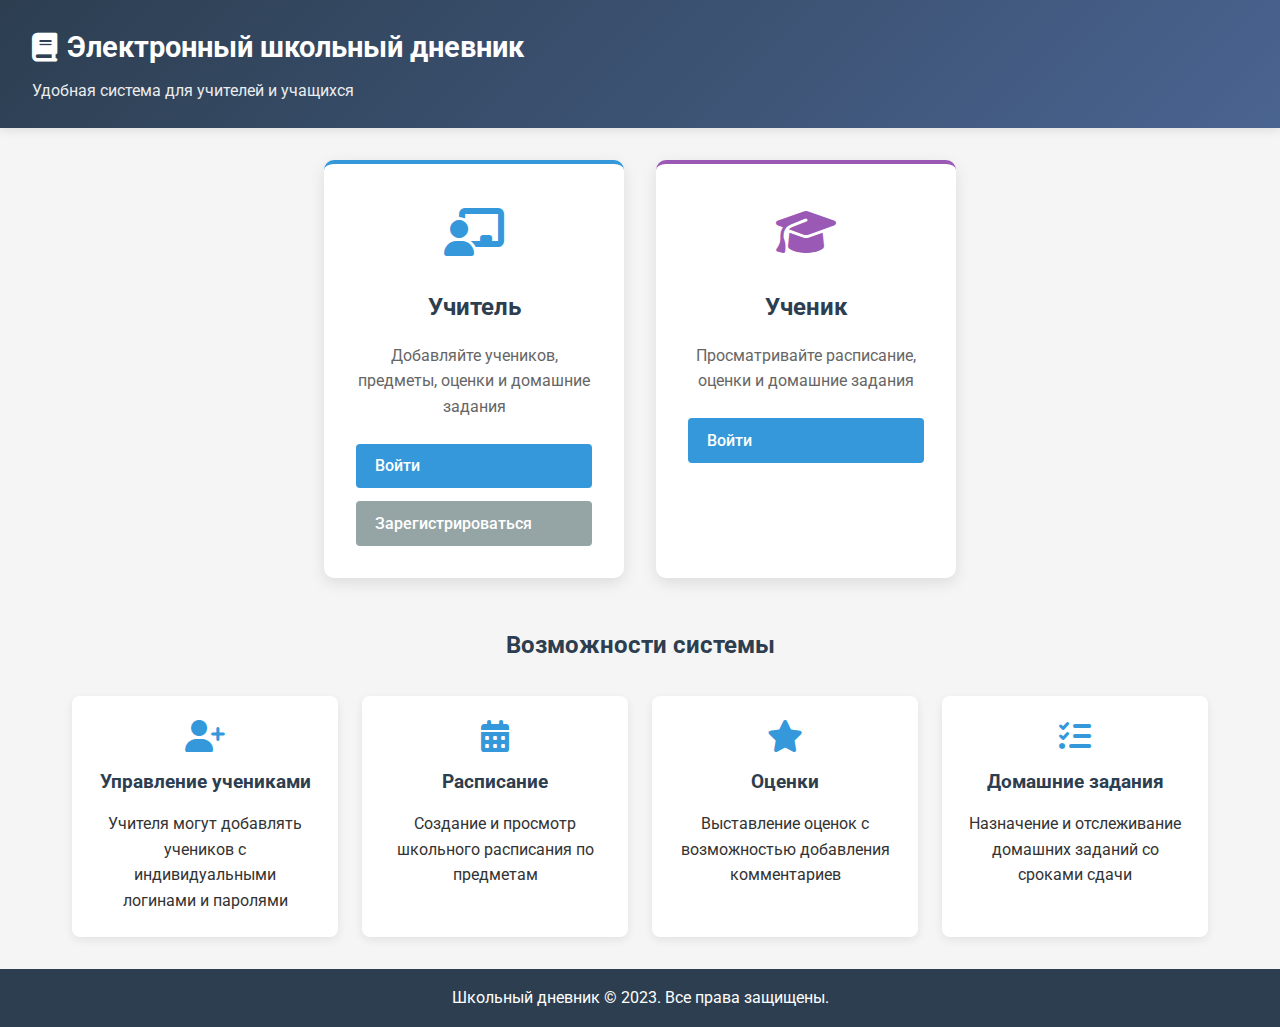
<file: index.html>
<!DOCTYPE html>
<html lang="ru">
<head>
    <meta charset="UTF-8">
    <meta name="viewport" content="width=device-width, initial-scale=1.0">
    <title>Школьный дневник</title>
    <link rel="stylesheet" href="style.css">
    <link rel="stylesheet" href="https://cdnjs.cloudflare.com/ajax/libs/font-awesome/6.4.0/css/all.min.css">
    <link href="https://fonts.googleapis.com/css2?family=Roboto:wght@300;400;500;700&display=swap" rel="stylesheet">
</head>
<body>
    <div class="container">
        <header class="header">
            <h1><i class="fas fa-book"></i> Электронный школьный дневник</h1>
            <p>Удобная система для учителей и учащихся</p>
        </header>
        
        <main class="main-content">
            <div class="role-selection">
                <div class="role-card teacher-role">
                    <div class="role-icon">
                        <i class="fas fa-chalkboard-teacher"></i>
                    </div>
                    <h2>Учитель</h2>
                    <p>Добавляйте учеников, предметы, оценки и домашние задания</p>
                    <div class="role-actions">
                        <a href="login.html?role=teacher" class="btn btn-primary">Войти</a>
                        <a href="register.html?role=teacher" class="btn btn-secondary">Зарегистрироваться</a>
                    </div>
                </div>
                
                <div class="role-card student-role">
                    <div class="role-icon">
                        <i class="fas fa-graduation-cap"></i>
                    </div>
                    <h2>Ученик</h2>
                    <p>Просматривайте расписание, оценки и домашние задания</p>
                    <div class="role-actions">
                        <a href="login.html?role=student" class="btn btn-primary">Войти</a>
                    </div>
                </div>
            </div>
            
            <div class="features">
                <h2>Возможности системы</h2>
                <div class="feature-list">
                    <div class="feature">
                        <i class="fas fa-user-plus"></i>
                        <h3>Управление учениками</h3>
                        <p>Учителя могут добавлять учеников с индивидуальными логинами и паролями</p>
                    </div>
                    <div class="feature">
                        <i class="fas fa-calendar-alt"></i>
                        <h3>Расписание</h3>
                        <p>Создание и просмотр школьного расписания по предметам</p>
                    </div>
                    <div class="feature">
                        <i class="fas fa-star"></i>
                        <h3>Оценки</h3>
                        <p>Выставление оценок с возможностью добавления комментариев</p>
                    </div>
                    <div class="feature">
                        <i class="fas fa-tasks"></i>
                        <h3>Домашние задания</h3>
                        <p>Назначение и отслеживание домашних заданий со сроками сдачи</p>
                    </div>
                </div>
            </div>
        </main>
        
        <footer class="footer">
            <p>Школьный дневник &copy; 2023. Все права защищены.</p>
        </footer>
    </div>
    
    <script src="script.js"></script>
</body>
</html>
</file>
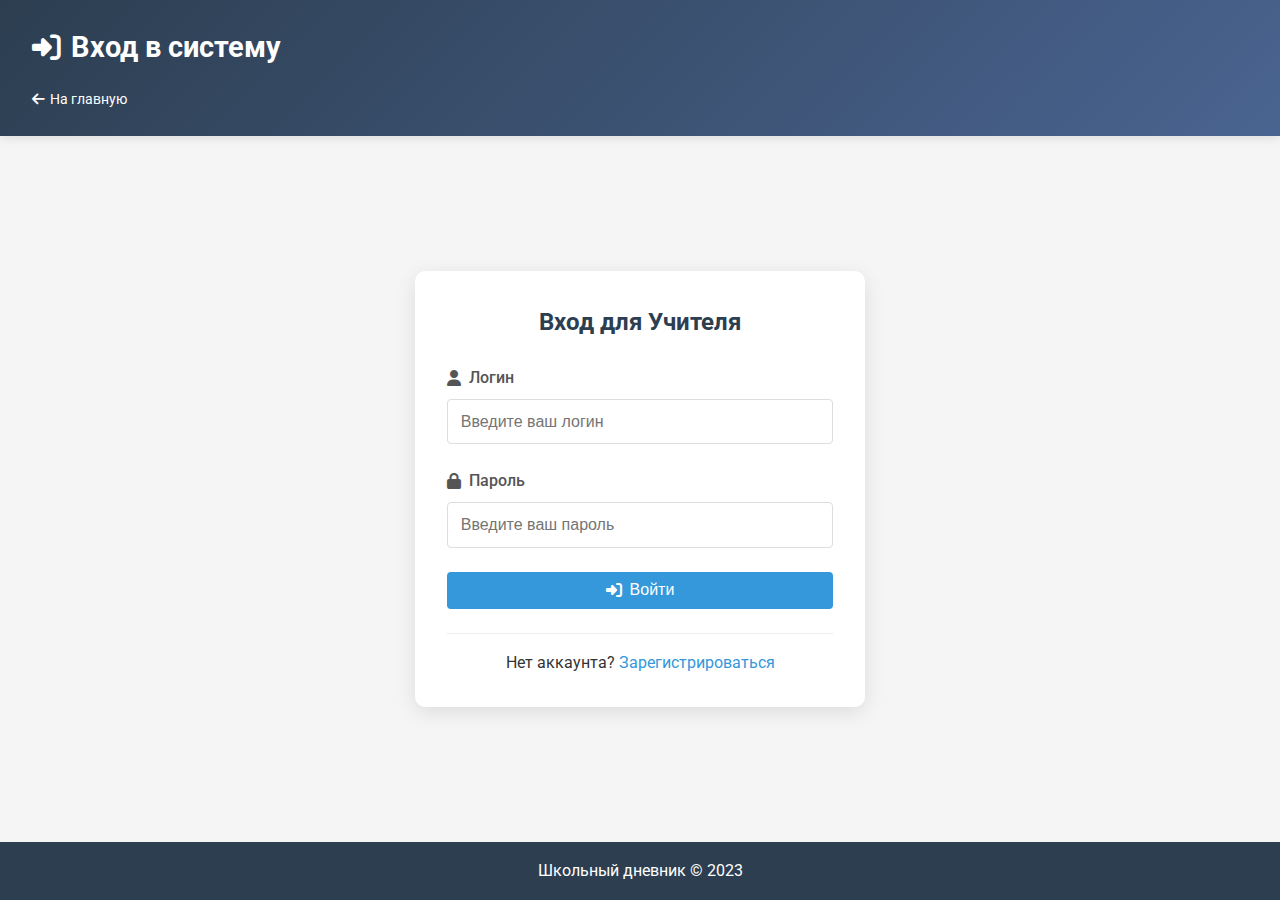
<file: login.html>
<!DOCTYPE html>
<html lang="ru">
<head>
    <meta charset="UTF-8">
    <meta name="viewport" content="width=device-width, initial-scale=1.0">
    <title>Вход в дневник</title>
    <link rel="stylesheet" href="style.css">
    <link rel="stylesheet" href="https://cdnjs.cloudflare.com/ajax/libs/font-awesome/6.4.0/css/all.min.css">
    <link href="https://fonts.googleapis.com/css2?family=Roboto:wght@300;400;500;700&display=swap" rel="stylesheet">
</head>
<body>
    <div class="container">
        <header class="header">
            <h1><i class="fas fa-sign-in-alt"></i> Вход в систему</h1>
            <a href="index.html" class="back-link"><i class="fas fa-arrow-left"></i> На главную</a>
        </header>
        
        <main class="main-content login-container">
            <div class="login-form">
                <h2 id="login-title">Вход для <span id="role-name">Учителя</span></h2>
                
                <form id="loginForm">
                    <div class="form-group">
                        <label for="loginUsername"><i class="fas fa-user"></i> Логин</label>
                        <input type="text" id="loginUsername" required placeholder="Введите ваш логин">
                    </div>
                    
                    <div class="form-group">
                        <label for="loginPassword"><i class="fas fa-lock"></i> Пароль</label>
                        <input type="password" id="loginPassword" required placeholder="Введите ваш пароль">
                    </div>
                    
                    <div class="form-group">
                        <button type="submit" class="btn btn-primary btn-block">
                            <i class="fas fa-sign-in-alt"></i> Войти
                        </button>
                    </div>
                    
                    <div class="form-footer">
                        <p id="register-link-text">Нет аккаунта? <a href="register.html" id="register-link">Зарегистрироваться</a></p>
                        <p id="student-login-notice" class="hidden">Ученики не регистрируются самостоятельно. Логин и пароль выдает учитель.</p>
                    </div>
                </form>
                
                <div class="login-message hidden" id="loginMessage"></div>
            </div>
        </main>
        
        <footer class="footer">
            <p>Школьный дневник &copy; 2023</p>
        </footer>
    </div>
    
    <script src="script.js"></script>
</body>
</html>
</file>
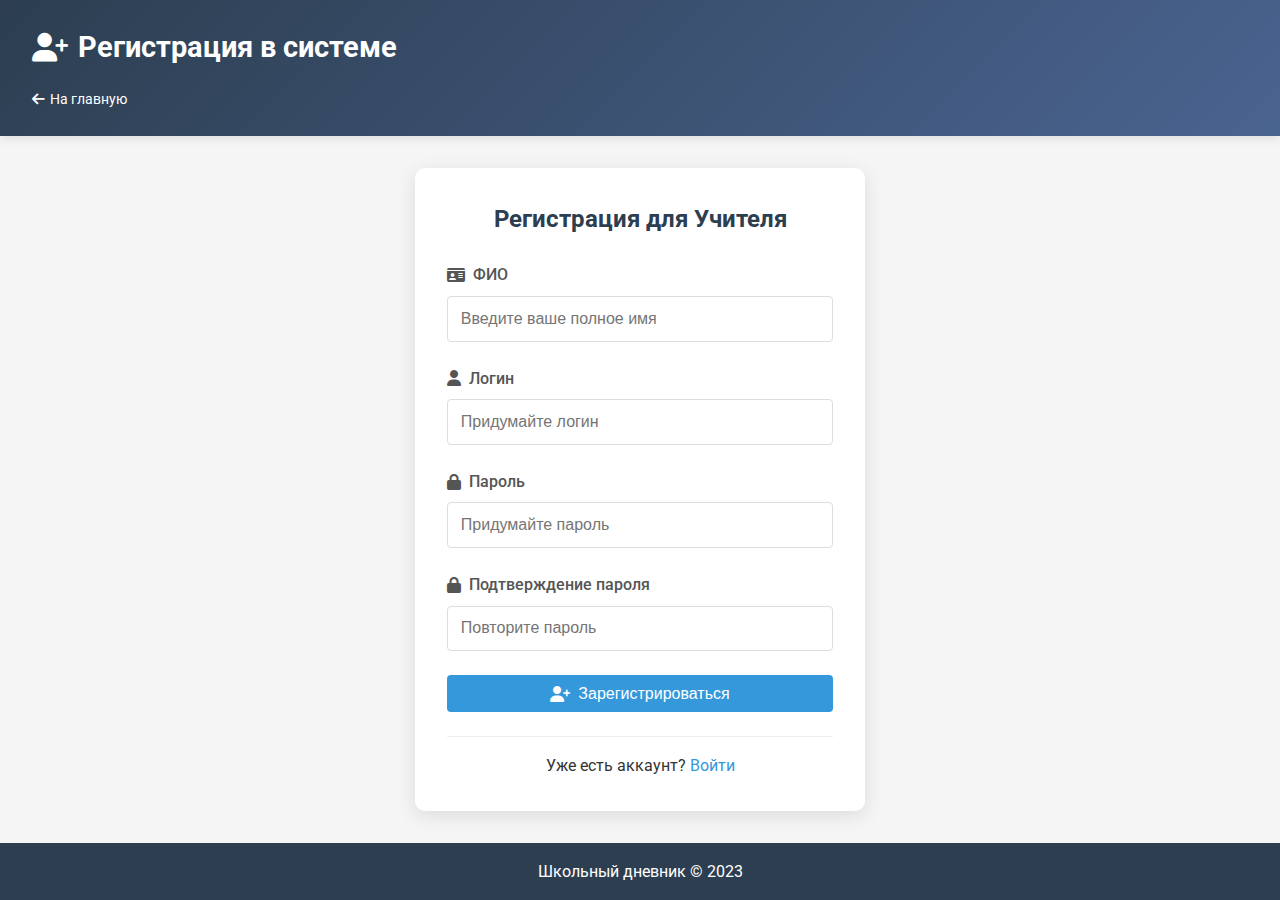
<file: register.html>
<!DOCTYPE html>
<html lang="ru">
<head>
    <meta charset="UTF-8">
    <meta name="viewport" content="width=device-width, initial-scale=1.0">
    <title>Регистрация в дневнике</title>
    <link rel="stylesheet" href="style.css">
    <link rel="stylesheet" href="https://cdnjs.cloudflare.com/ajax/libs/font-awesome/6.4.0/css/all.min.css">
    <link href="https://fonts.googleapis.com/css2?family=Roboto:wght@300;400;500;700&display=swap" rel="stylesheet">
</head>
<body>
    <div class="container">
        <header class="header">
            <h1><i class="fas fa-user-plus"></i> Регистрация в системе</h1>
            <a href="index.html" class="back-link"><i class="fas fa-arrow-left"></i> На главную</a>
        </header>
        
        <main class="main-content login-container">
            <div class="login-form">
                <h2 id="register-title">Регистрация для <span id="role-name">Учителя</span></h2>
                
                <form id="registerForm">
                    <div class="form-group">
                        <label for="registerFullName"><i class="fas fa-id-card"></i> ФИО</label>
                        <input type="text" id="registerFullName" required placeholder="Введите ваше полное имя">
                    </div>
                    
                    <div class="form-group">
                        <label for="registerUsername"><i class="fas fa-user"></i> Логин</label>
                        <input type="text" id="registerUsername" required placeholder="Придумайте логин">
                    </div>
                    
                    <div class="form-group">
                        <label for="registerPassword"><i class="fas fa-lock"></i> Пароль</label>
                        <input type="password" id="registerPassword" required placeholder="Придумайте пароль">
                    </div>
                    
                    <div class="form-group">
                        <label for="confirmPassword"><i class="fas fa-lock"></i> Подтверждение пароля</label>
                        <input type="password" id="confirmPassword" required placeholder="Повторите пароль">
                    </div>
                    
                    <div class="form-group">
                        <button type="submit" class="btn btn-primary btn-block">
                            <i class="fas fa-user-plus"></i> Зарегистрироваться
                        </button>
                    </div>
                    
                    <div class="form-footer">
                        <p>Уже есть аккаунт? <a href="login.html">Войти</a></p>
                    </div>
                </form>
                
                <div class="login-message hidden" id="registerMessage"></div>
            </div>
        </main>
        
        <footer class="footer">
            <p>Школьный дневник &copy; 2023</p>
        </footer>
    </div>
    
    <script src="script.js"></script>
</body>
</html>
</file>
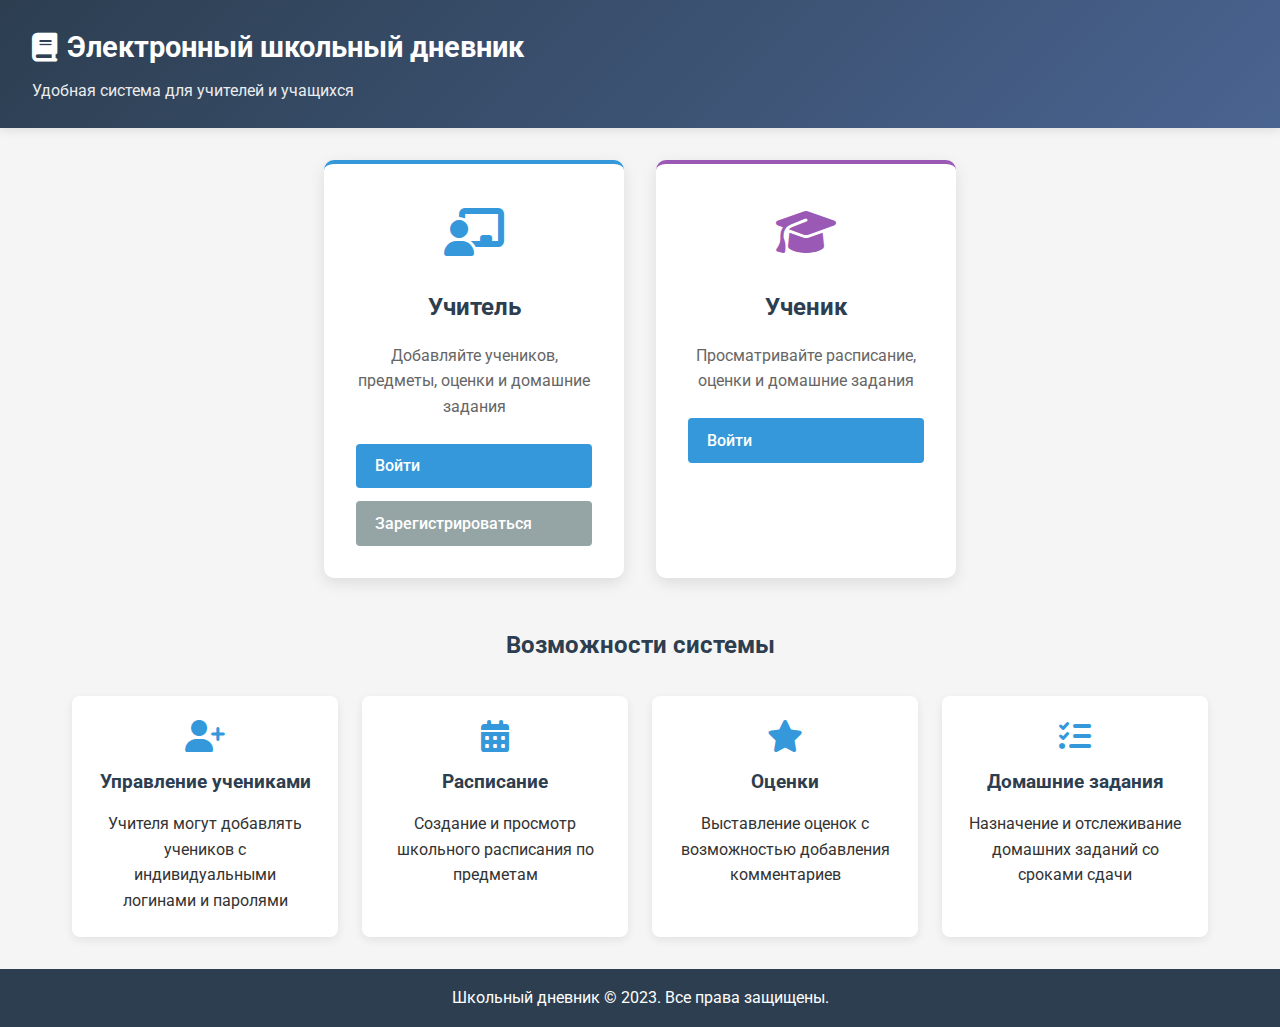
<file: teacher.html>
<!DOCTYPE html>
<html lang="ru">
<head>
    <meta charset="UTF-8">
    <meta name="viewport" content="width=device-width, initial-scale=1.0">
    <title>Личный кабинет учителя</title>
    <link rel="stylesheet" href="style.css">
    <link rel="stylesheet" href="https://cdnjs.cloudflare.com/ajax/libs/font-awesome/6.4.0/css/all.min.css">
    <link href="https://fonts.googleapis.com/css2?family=Roboto:wght@300;400;500;700&display=swap" rel="stylesheet">
</head>
<body>
    <div class="container teacher-container">
        <header class="header teacher-header">
            <div class="header-info">
                <h1><i class="fas fa-chalkboard-teacher"></i> Личный кабинет учителя</h1>
                <p id="teacherName">Добро пожаловать!</p>
            </div>
            <div class="header-actions">
                <button id="logoutBtn" class="btn btn-secondary">
                    <i class="fas fa-sign-out-alt"></i> Выйти
                </button>
            </div>
        </header>
        
        <div class="teacher-content">
            <aside class="sidebar">
                <nav class="nav-menu">
                    <ul>
                        <li><a href="#" class="nav-link active" data-section="students"><i class="fas fa-users"></i> Ученики</a></li>
                        <li><a href="#" class="nav-link" data-section="schedule"><i class="fas fa-calendar-alt"></i> Расписание</a></li>
                        <li><a href="#" class="nav-link" data-section="grades"><i class="fas fa-star"></i> Оценки</a></li>
                        <li><a href="#" class="nav-link" data-section="homework"><i class="fas fa-tasks"></i> Домашнее задание</a></li>
                        <li><a href="#" class="nav-link" data-section="subjects"><i class="fas fa-book"></i> Предметы</a></li>
                    </ul>
                </nav>
            </aside>
            
            <main class="main-content">
                <!-- Секция учеников -->
                <section id="students-section" class="content-section active">
                    <div class="section-header">
                        <h2><i class="fas fa-users"></i> Управление учениками</h2>
                        <button id="addStudentBtn" class="btn btn-primary">
                            <i class="fas fa-user-plus"></i> Добавить ученика
                        </button>
                    </div>
                    
                    <div class="section-content">
                        <div class="table-container">
                            <table class="data-table">
                                <thead>
                                    <tr>
                                        <th>ID</th>
                                        <th>ФИО</th>
                                        <th>Логин</th>
                                        <th>Пароль</th>
                                        <th>Класс</th>
                                        <th>Действия</th>
                                    </tr>
                                </thead>
                                <tbody id="studentsTableBody">
                                    <!-- Список учеников будет загружен здесь -->
                                </tbody>
                            </table>
                        </div>
                    </div>
                </section>
                
                <!-- Секция расписания -->
                <section id="schedule-section" class="content-section">
                    <div class="section-header">
                        <h2><i class="fas fa-calendar-alt"></i> Расписание занятий</h2>
                        <button id="addScheduleBtn" class="btn btn-primary">
                            <i class="fas fa-plus"></i> Добавить занятие
                        </button>
                    </div>
                    
                    <div class="section-content">
                        <div class="week-navigation">
                            <button id="prevWeekBtn" class="btn btn-secondary"><i class="fas fa-chevron-left"></i></button>
                            <h3 id="currentWeek">Неделя 1 (Понедельник - Пятница)</h3>
                            <button id="nextWeekBtn" class="btn btn-secondary"><i class="fas fa-chevron-right"></i></button>
                        </div>
                        
                        <div class="schedule-container">
                            <table class="schedule-table">
                                <thead>
                                    <tr>
                                        <th>Время</th>
                                        <th>Понедельник</th>
                                        <th>Вторник</th>
                                        <th>Среда</th>
                                        <th>Четверг</th>
                                        <th>Пятница</th>
                                    </tr>
                                </thead>
                                <tbody id="scheduleTableBody">
                                    <!-- Расписание будет загружено здесь -->
                                </tbody>
                            </table>
                        </div>
                    </div>
                </section>
                
                <!-- Секция оценок -->
                <section id="grades-section" class="content-section">
                    <div class="section-header">
                        <h2><i class="fas fa-star"></i> Выставление оценок</h2>
                        <button id="addGradeBtn" class="btn btn-primary">
                            <i class="fas fa-plus"></i> Добавить оценку
                        </button>
                    </div>
                    
                    <div class="section-content">
                        <div class="filters">
                            <div class="filter-group">
                                <label for="studentFilter">Ученик:</label>
                                <select id="studentFilter">
                                    <option value="all">Все ученики</option>
                                </select>
                            </div>
                            <div class="filter-group">
                                <label for="subjectFilter">Предмет:</label>
                                <select id="subjectFilter">
                                    <option value="all">Все предметы</option>
                                </select>
                            </div>
                        </div>
                        
                        <div class="table-container">
                            <table class="data-table">
                                <thead>
                                    <tr>
                                        <th>Дата</th>
                                        <th>Ученик</th>
                                        <th>Предмет</th>
                                        <th>Оценка</th>
                                        <th>Комментарий</th>
                                        <th>Действия</th>
                                    </tr>
                                </thead>
                                <tbody id="gradesTableBody">
                                    <!-- Оценки будут загружены здесь -->
                                </tbody>
                            </table>
                        </div>
                    </div>
                </section>
                
                <!-- Секция домашних заданий -->
                <section id="homework-section" class="content-section">
                    <div class="section-header">
                        <h2><i class="fas fa-tasks"></i> Домашние задания</h2>
                        <button id="addHomeworkBtn" class="btn btn-primary">
                            <i class="fas fa-plus"></i> Добавить задание
                        </button>
                    </div>
                    
                    <div class="section-content">
                        <div class="table-container">
                            <table class="data-table">
                                <thead>
                                    <tr>
                                        <th>Предмет</th>
                                        <th>Задание</th>
                                        <th>Дата выдачи</th>
                                        <th>Срок сдачи</th>
                                        <th>Класс</th>
                                        <th>Статус</th>
                                        <th>Действия</th>
                                    </tr>
                                </thead>
                                <tbody id="homeworkTableBody">
                                    <!-- Домашние задания будут загружены здесь -->
                                </tbody>
                            </table>
                        </div>
                    </div>
                </section>
                
                <!-- Секция предметов -->
                <section id="subjects-section" class="content-section">
                    <div class="section-header">
                        <h2><i class="fas fa-book"></i> Предметы</h2>
                        <button id="addSubjectBtn" class="btn btn-primary">
                            <i class="fas fa-plus"></i> Добавить предмет
                        </button>
                    </div>
                    
                    <div class="section-content">
                        <div class="subjects-grid" id="subjectsGrid">
                            <!-- Предметы будут загружены здесь -->
                        </div>
                    </div>
                </section>
            </main>
        </div>
    </div>
    
    <!-- Модальные окна -->
    <div id="modalOverlay" class="modal-overlay hidden">
        <div class="modal">
            <div class="modal-header">
                <h3 id="modalTitle">Модальное окно</h3>
                <button id="closeModalBtn" class="close-btn">&times;</button>
            </div>
            <div class="modal-body" id="modalBody">
                <!-- Контент модального окна будет загружен здесь -->
            </div>
        </div>
    </div>
    
    <script src="script.js"></script>
    <script src="teacher.js"></script>
</body>
</html>
</file>
<file: style.css>
/* Основные стили */
* {
    margin: 0;
    padding: 0;
    box-sizing: border-box;
}

body {
    font-family: 'Roboto', sans-serif;
    line-height: 1.6;
    color: #333;
    background-color: #f5f5f5;
}

.container {
    min-height: 100vh;
    display: flex;
    flex-direction: column;
}

.hidden {
    display: none !important;
}

/* Общие стили */
.header {
    background: linear-gradient(135deg, #2c3e50, #4a6491);
    color: white;
    padding: 1.5rem 2rem;
    box-shadow: 0 2px 10px rgba(0, 0, 0, 0.1);
}

.header h1 {
    font-size: 1.8rem;
    margin-bottom: 0.5rem;
    display: flex;
    align-items: center;
    gap: 10px;
}

.header p {
    opacity: 0.9;
    font-size: 1rem;
}

.back-link {
    color: white;
    text-decoration: none;
    display: inline-flex;
    align-items: center;
    gap: 5px;
    margin-top: 10px;
    font-size: 0.9rem;
}

.back-link:hover {
    text-decoration: underline;
}

.main-content {
    flex: 1;
    padding: 2rem;
    max-width: 1200px;
    margin: 0 auto;
    width: 100%;
}

.footer {
    background-color: #2c3e50;
    color: white;
    text-align: center;
    padding: 1rem;
    margin-top: auto;
}

/* Кнопки */
.btn {
    padding: 0.6rem 1.2rem;
    border: none;
    border-radius: 4px;
    cursor: pointer;
    font-size: 1rem;
    font-weight: 500;
    display: inline-flex;
    align-items: center;
    gap: 8px;
    transition: all 0.3s ease;
    text-decoration: none;
}

.btn-primary {
    background-color: #3498db;
    color: white;
}

.btn-primary:hover {
    background-color: #2980b9;
}

.btn-secondary {
    background-color: #95a5a6;
    color: white;
}

.btn-secondary:hover {
    background-color: #7f8c8d;
}

.btn-success {
    background-color: #27ae60;
    color: white;
}

.btn-success:hover {
    background-color: #219653;
}

.btn-danger {
    background-color: #e74c3c;
    color: white;
}

.btn-danger:hover {
    background-color: #c0392b;
}

.btn-block {
    width: 100%;
    justify-content: center;
}

/* Страница выбора роли */
.role-selection {
    display: flex;
    justify-content: center;
    gap: 2rem;
    margin-bottom: 3rem;
    flex-wrap: wrap;
}

.role-card {
    background-color: white;
    border-radius: 10px;
    padding: 2rem;
    width: 300px;
    box-shadow: 0 5px 15px rgba(0, 0, 0, 0.1);
    text-align: center;
    transition: transform 0.3s ease;
}

.role-card:hover {
    transform: translateY(-5px);
}

.teacher-role {
    border-top: 4px solid #3498db;
}

.student-role {
    border-top: 4px solid #9b59b6;
}

.role-icon {
    font-size: 3rem;
    margin-bottom: 1rem;
}

.teacher-role .role-icon {
    color: #3498db;
}

.student-role .role-icon {
    color: #9b59b6;
}

.role-card h2 {
    margin-bottom: 1rem;
    color: #2c3e50;
}

.role-card p {
    margin-bottom: 1.5rem;
    color: #666;
}

.role-actions {
    display: flex;
    flex-direction: column;
    gap: 0.8rem;
}

/* Особенности системы */
.features {
    margin-top: 2rem;
}

.features h2 {
    text-align: center;
    margin-bottom: 2rem;
    color: #2c3e50;
}

.feature-list {
    display: grid;
    grid-template-columns: repeat(auto-fill, minmax(250px, 1fr));
    gap: 1.5rem;
}

.feature {
    background-color: white;
    padding: 1.5rem;
    border-radius: 8px;
    box-shadow: 0 3px 10px rgba(0, 0, 0, 0.08);
    text-align: center;
}

.feature i {
    font-size: 2rem;
    color: #3498db;
    margin-bottom: 1rem;
}

.feature h3 {
    margin-bottom: 0.8rem;
    color: #2c3e50;
}

/* Формы входа/регистрации */
.login-container {
    display: flex;
    justify-content: center;
    align-items: center;
    min-height: 60vh;
}

.login-form {
    background-color: white;
    padding: 2rem;
    border-radius: 10px;
    box-shadow: 0 5px 20px rgba(0, 0, 0, 0.1);
    width: 100%;
    max-width: 450px;
}

.login-form h2 {
    text-align: center;
    margin-bottom: 1.5rem;
    color: #2c3e50;
}

.form-group {
    margin-bottom: 1.5rem;
}

.form-group label {
    display: block;
    margin-bottom: 0.5rem;
    font-weight: 500;
    color: #555;
    display: flex;
    align-items: center;
    gap: 8px;
}

.form-group input, .form-group select {
    width: 100%;
    padding: 0.8rem;
    border: 1px solid #ddd;
    border-radius: 4px;
    font-size: 1rem;
    transition: border-color 0.3s;
}

.form-group input:focus, .form-group select:focus {
    outline: none;
    border-color: #3498db;
}

.form-footer {
    text-align: center;
    margin-top: 1.5rem;
    padding-top: 1rem;
    border-top: 1px solid #eee;
}

.form-footer a {
    color: #3498db;
    text-decoration: none;
}

.form-footer a:hover {
    text-decoration: underline;
}

.login-message {
    padding: 1rem;
    border-radius: 4px;
    margin-top: 1.5rem;
    text-align: center;
}

.login-message.success {
    background-color: #d4edda;
    color: #155724;
    border: 1px solid #c3e6cb;
}

.login-message.error {
    background-color: #f8d7da;
    color: #721c24;
    border: 1px solid #f5c6cb;
}

/* Личный кабинет учителя */
.teacher-header, .student-header {
    display: flex;
    justify-content: space-between;
    align-items: center;
    flex-wrap: wrap;
}

.header-info h1 {
    margin-bottom: 0.5rem;
}

.header-actions {
    margin-top: 10px;
}

.teacher-content, .student-content {
    display: flex;
    flex: 1;
}

.sidebar {
    width: 250px;
    background-color: #2c3e50;
    color: white;
    padding: 1.5rem 0;
}

.nav-menu ul {
    list-style: none;
}

.nav-menu li {
    margin-bottom: 5px;
}

.nav-link {
    display: flex;
    align-items: center;
    gap: 12px;
    padding: 1rem 1.5rem;
    color: #ecf0f1;
    text-decoration: none;
    transition: all 0.3s;
    border-left: 4px solid transparent;
}

.nav-link:hover {
    background-color: #34495e;
}

.nav-link.active {
    background-color: #3498db;
    border-left-color: #1abc9c;
}

.content-section {
    display: none;
    padding: 1.5rem;
    flex: 1;
}

.content-section.active {
    display: block;
}

.section-header {
    display: flex;
    justify-content: space-between;
    align-items: center;
    margin-bottom: 1.5rem;
    flex-wrap: wrap;
    gap: 1rem;
}

.section-header h2 {
    color: #2c3e50;
    display: flex;
    align-items: center;
    gap: 10px;
}

/* Таблицы */
.table-container {
    overflow-x: auto;
    margin-top: 1rem;
}

.data-table, .schedule-table {
    width: 100%;
    border-collapse: collapse;
    background-color: white;
    box-shadow: 0 2px 8px rgba(0, 0, 0, 0.1);
}

.data-table th, .data-table td,
.schedule-table th, .schedule-table td {
    padding: 1rem;
    text-align: left;
    border-bottom: 1px solid #eee;
}

.data-table th, .schedule-table th {
    background-color: #f8f9fa;
    font-weight: 600;
    color: #2c3e50;
}

.data-table tr:hover, .schedule-table tr:hover {
    background-color: #f9f9f9;
}

.action-buttons {
    display: flex;
    gap: 8px;
}

/* Модальные окна */
.modal-overlay {
    position: fixed;
    top: 0;
    left: 0;
    width: 100%;
    height: 100%;
    background-color: rgba(0, 0, 0, 0.5);
    display: flex;
    justify-content: center;
    align-items: center;
    z-index: 1000;
}

.modal {
    background-color: white;
    border-radius: 10px;
    width: 90%;
    max-width: 500px;
    max-height: 90vh;
    overflow-y: auto;
    box-shadow: 0 5px 20px rgba(0, 0, 0, 0.2);
}

.modal-header {
    display: flex;
    justify-content: space-between;
    align-items: center;
    padding: 1.5rem;
    border-bottom: 1px solid #eee;
}

.modal-header h3 {
    color: #2c3e50;
}

.close-btn {
    background: none;
    border: none;
    font-size: 1.5rem;
    cursor: pointer;
    color: #7f8c8d;
}

.modal-body {
    padding: 1.5rem;
}

/* Личный кабинет ученика */
.student-sidebar-info {
    padding: 1.5rem;
    margin-top: 2rem;
    border-top: 1px solid #34495e;
}

.student-sidebar-info h3 {
    margin-bottom: 1rem;
    color: #ecf0f1;
}

.upcoming-events {
    display: flex;
    flex-direction: column;
    gap: 10px;
}

.event-item {
    background-color: #34495e;
    padding: 0.8rem;
    border-radius: 4px;
    font-size: 0.9rem;
}

.event-item .event-title {
    font-weight: 500;
    margin-bottom: 5px;
}

.event-item .event-date {
    font-size: 0.8rem;
    color: #bdc3c7;
}

.student-info {
    margin-top: 10px;
}

.student-info p {
    margin-bottom: 5px;
}

/* Карточки для ученика */
.grades-summary, .summary-card {
    display: flex;
    flex-wrap: wrap;
    gap: 1rem;
    margin-bottom: 1.5rem;
}

.summary-card {
    background-color: white;
    padding: 1.5rem;
    border-radius: 8px;
    box-shadow: 0 3px 10px rgba(0, 0, 0, 0.08);
    flex: 1;
    min-width: 150px;
    text-align: center;
}

.summary-card h3 {
    font-size: 0.9rem;
    color: #7f8c8d;
    margin-bottom: 0.5rem;
    text-transform: uppercase;
}

.summary-value {
    font-size: 2rem;
    font-weight: 700;
    color: #2c3e50;
}

.homework-grid {
    display: grid;
    grid-template-columns: repeat(auto-fill, minmax(300px, 1fr));
    gap: 1.5rem;
}

.homework-card {
    background-color: white;
    padding: 1.5rem;
    border-radius: 8px;
    box-shadow: 0 3px 10px rgba(0, 0, 0, 0.08);
    border-left: 4px solid #3498db;
}

.homework-card.overdue {
    border-left-color: #e74c3c;
}

.homework-card.completed {
    border-left-color: #27ae60;
}

.homework-card h3 {
    margin-bottom: 0.5rem;
    color: #2c3e50;
}

.homework-card .subject {
    color: #3498db;
    font-weight: 500;
    margin-bottom: 0.5rem;
}

.homework-card .due-date {
    font-size: 0.9rem;
    color: #7f8c8d;
    margin-bottom: 1rem;
}

.homework-card .status {
    display: inline-block;
    padding: 0.3rem 0.8rem;
    border-radius: 20px;
    font-size: 0.8rem;
    font-weight: 500;
}

.status.active {
    background-color: #d6eaf8;
    color: #2c7be5;
}

.status.overdue {
    background-color: #fadbd8;
    color: #e74c3c;
}

.status.completed {
    background-color: #d5efdf;
    color: #27ae60;
}

/* Адаптивность */
@media (max-width: 768px) {
    .teacher-content, .student-content {
        flex-direction: column;
    }
    
    .sidebar {
        width: 100%;
        padding: 1rem 0;
    }
    
    .nav-menu ul {
        display: flex;
        overflow-x: auto;
        padding: 0 1rem;
    }
    
    .nav-menu li {
        margin-bottom: 0;
        margin-right: 5px;
    }
    
    .nav-link {
        padding: 0.8rem 1rem;
        white-space: nowrap;
    }
    
    .role-selection {
        flex-direction: column;
        align-items: center;
    }
    
    .role-card {
        width: 100%;
        max-width: 400px;
    }
    
    .section-header {
        flex-direction: column;
        align-items: flex-start;
    }
    
    .header {
        flex-direction: column;
        align-items: flex-start;
    }
    
    .header-actions {
        margin-top: 1rem;
    }
}
</file>
